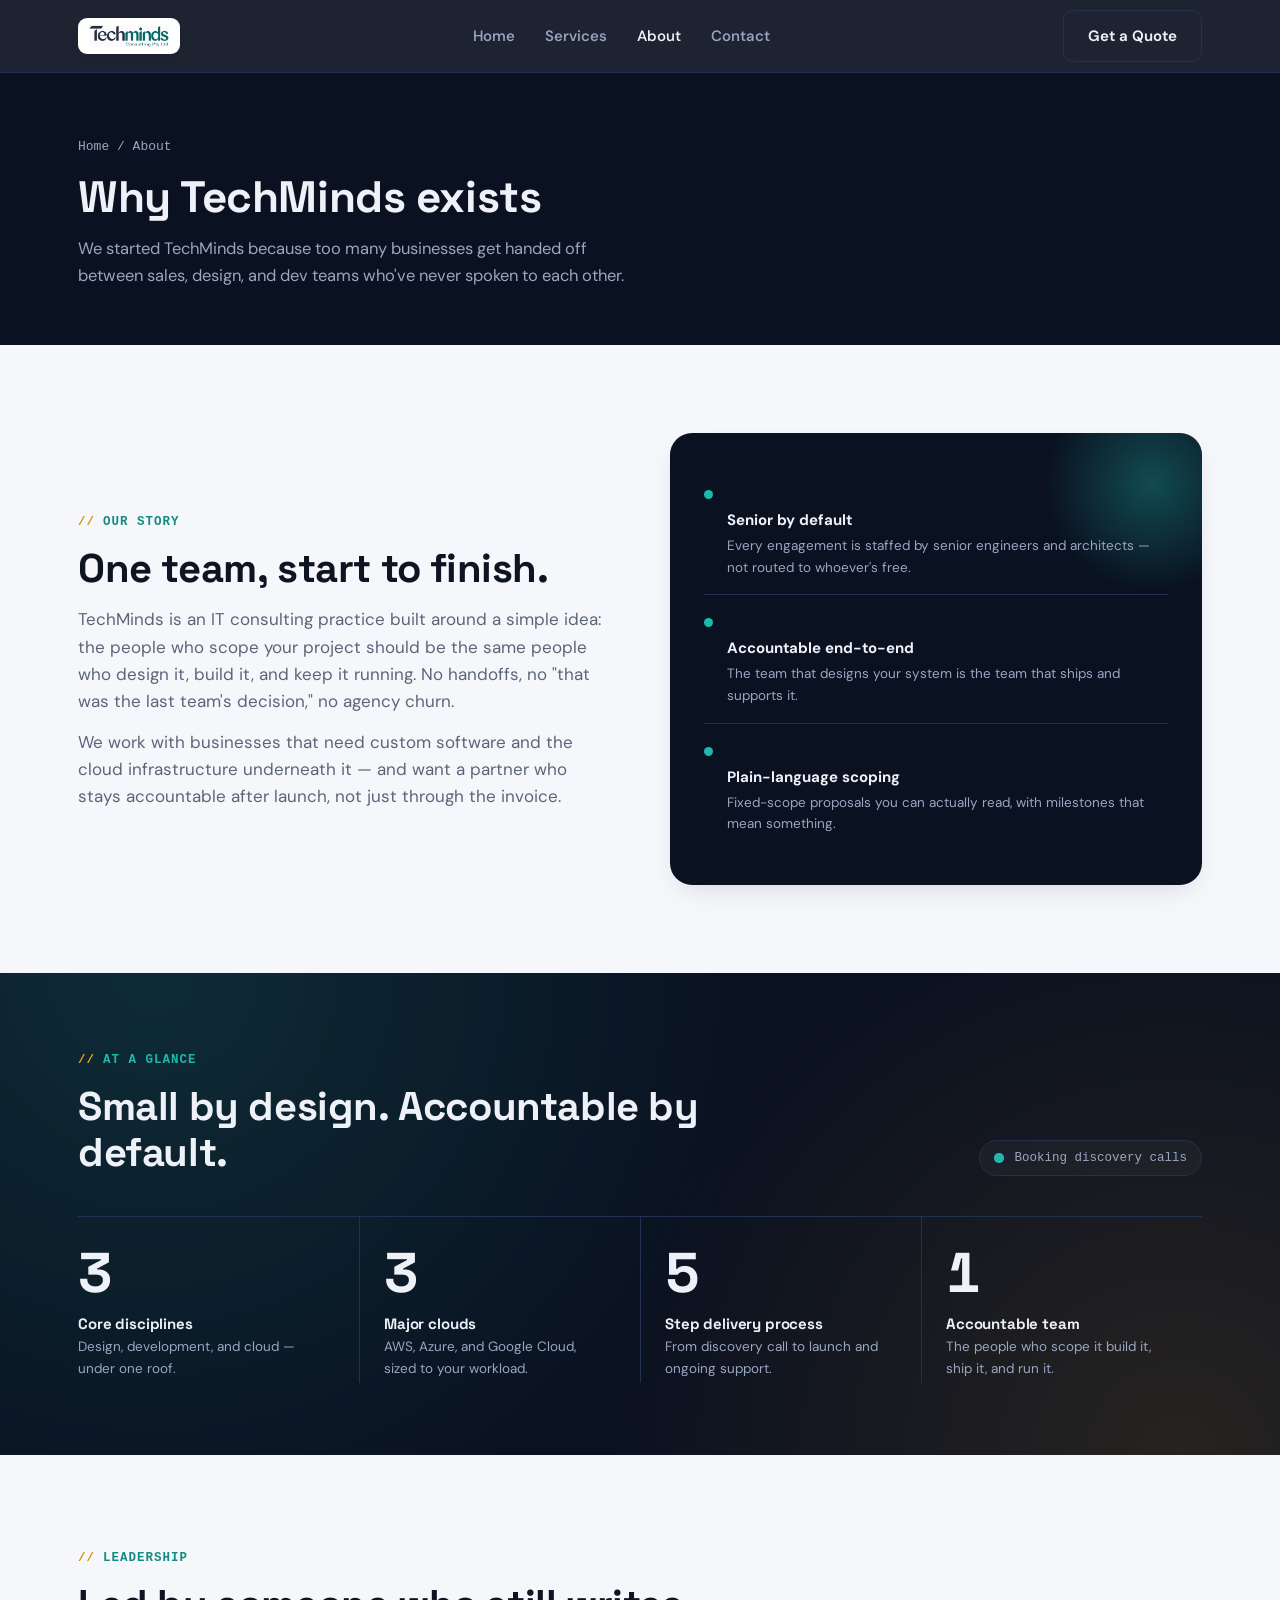
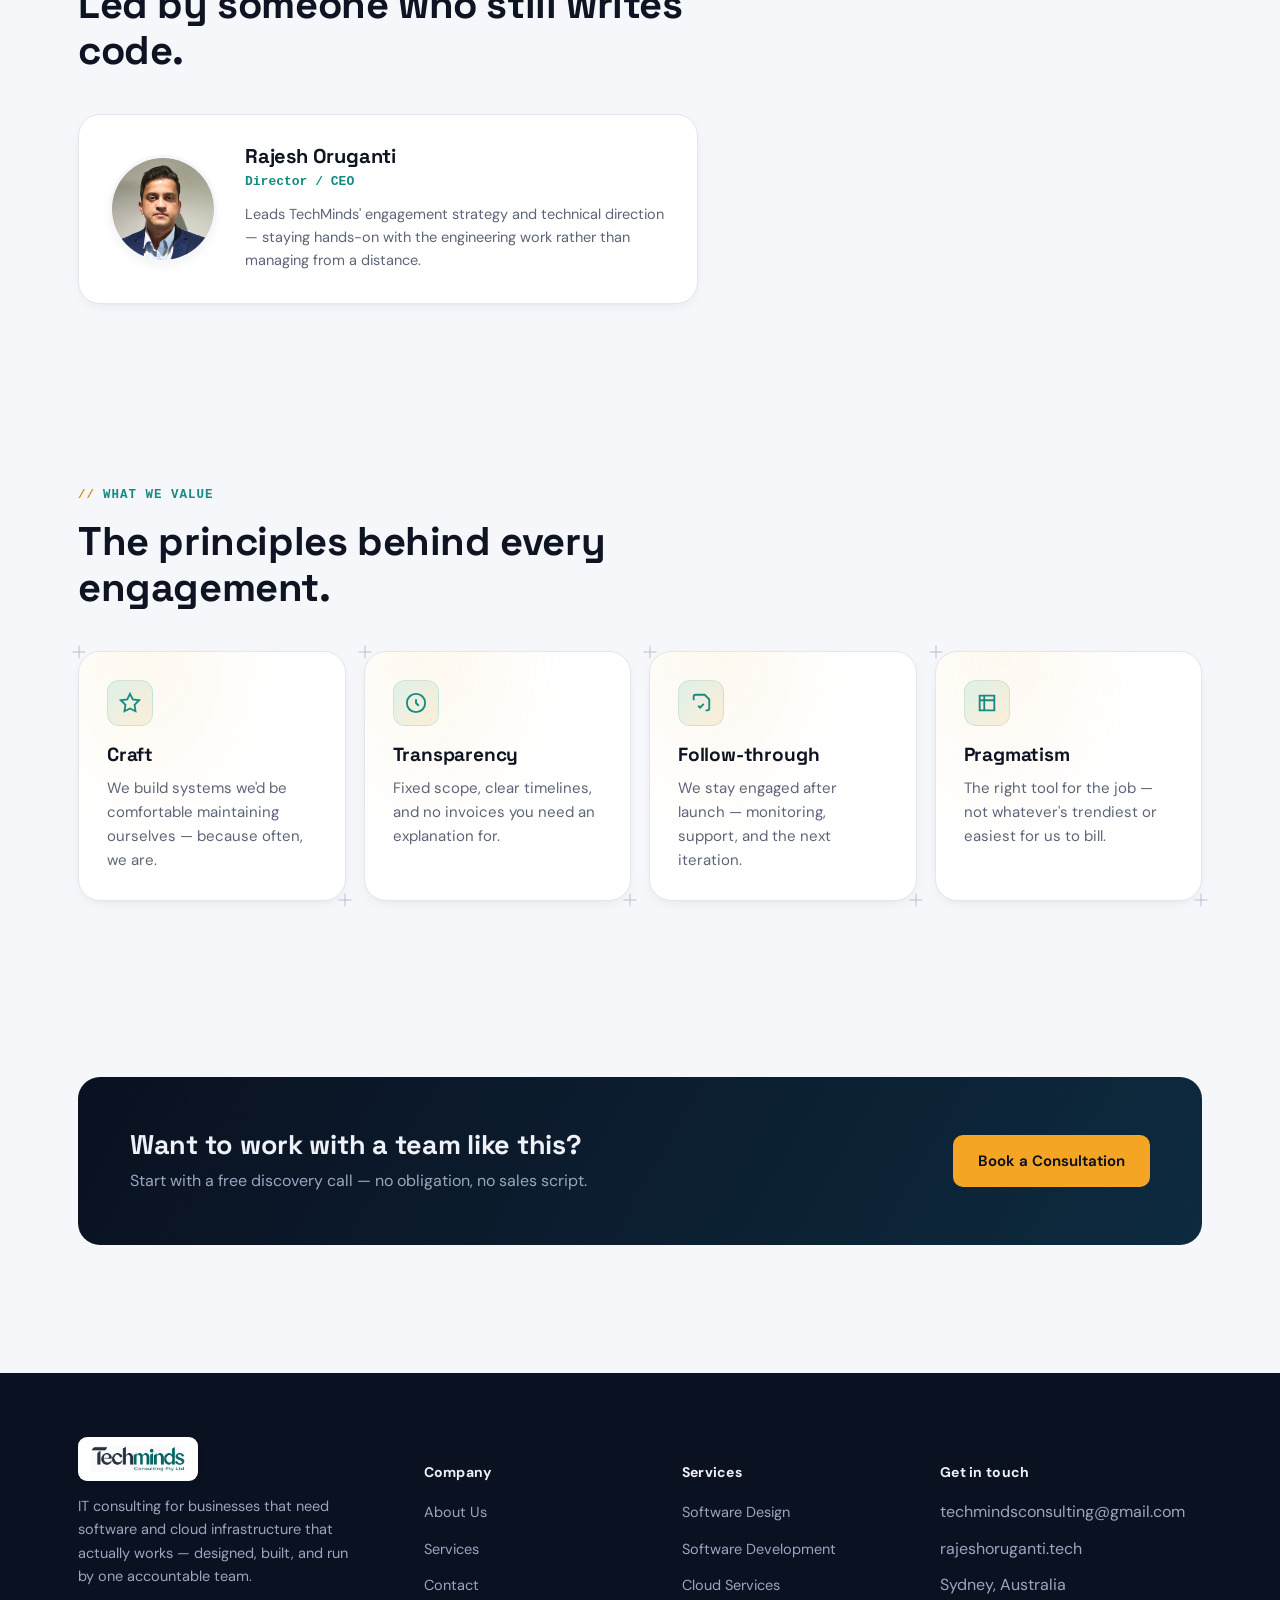
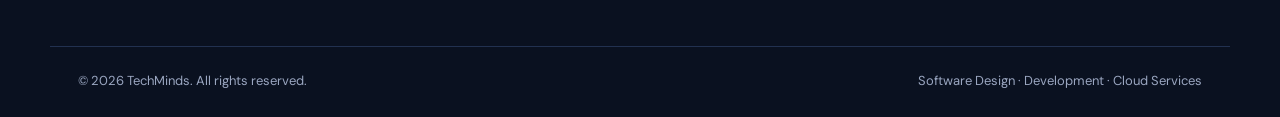
<file: about.html>
<!doctype html>
<html lang="en">
<head>
  <meta charset="utf-8" />
  <meta name="viewport" content="width=device-width, initial-scale=1" />
  <title>About — TechMinds</title>
  <meta name="description" content="TechMinds is an IT consulting firm built around one accountable team for software design, development, and cloud services." />
  <link rel="preconnect" href="https://fonts.googleapis.com" />
  <link rel="preconnect" href="https://fonts.gstatic.com" crossorigin />
  <link href="https://fonts.googleapis.com/css2?family=Space+Grotesk:wght@500;600;700&family=DM+Sans:wght@400;500;700&display=swap" rel="stylesheet" />
  <link rel="stylesheet" href="css/style.css" />
</head>
<body>

  <header class="site-header">
    <div class="header-row">
      <a href="index.html" class="logo"><span class="logo-badge"><img src="assets/logo.png" alt="TechMinds Consulting Pty Ltd" /></span></a>
      <nav class="nav-links">
        <a href="index.html">Home</a>
        <a href="services.html">Services</a>
        <a href="about.html">About</a>
        <a href="contact.html">Contact</a>
      </nav>
      <div class="nav-right">
        <a href="contact.html" class="btn btn-ghost">Get a Quote</a>
        <button class="nav-toggle" aria-label="Toggle menu">☰</button>
      </div>
    </div>
  </header>

  <section class="page-header">
    <div class="container">
      <div class="breadcrumb"><a href="index.html">Home</a> / About</div>
      <h1>Why TechMinds exists</h1>
      <p>We started TechMinds because too many businesses get handed off between sales, design, and dev teams who've never spoken to each other.</p>
    </div>
  </section>

  <section>
    <div class="container split reveal">
      <div>
        <span class="eyebrow">Our Story</span>
        <h2 class="section-title">One team, start to finish.</h2>
        <p class="section-lede">
          TechMinds is an IT consulting practice built around a simple idea: the people who scope your project
          should be the same people who design it, build it, and keep it running. No handoffs, no "that was the
          last team's decision," no agency churn.
        </p>
        <p class="section-lede">
          We work with businesses that need custom software and the cloud infrastructure underneath it — and
          want a partner who stays accountable after launch, not just through the invoice.
        </p>
      </div>
      <div class="visual-card">
        <div class="visual-steps">
          <div class="step"><span class="dot"></span><div><h5>Senior by default</h5><p>Every engagement is staffed by senior engineers and architects — not routed to whoever's free.</p></div></div>
          <div class="step"><span class="dot"></span><div><h5>Accountable end-to-end</h5><p>The team that designs your system is the team that ships and supports it.</p></div></div>
          <div class="step"><span class="dot"></span><div><h5>Plain-language scoping</h5><p>Fixed-scope proposals you can actually read, with milestones that mean something.</p></div></div>
        </div>
      </div>
    </div>
  </section>

  <section class="stats-band on-dark">
    <div class="container reveal">
      <div class="stats-head">
        <div>
          <span class="eyebrow">At a Glance</span>
          <h2 class="section-title">Small by design. Accountable by default.</h2>
        </div>
        <span class="live-pill"><span class="live-dot" aria-hidden="true"></span>Booking discovery calls</span>
      </div>
      <div class="stats-grid">
        <div class="stat"><div class="stat-num" data-count="3">3</div><h4>Core disciplines</h4><p>Design, development, and cloud — under one roof.</p></div>
        <div class="stat"><div class="stat-num" data-count="3">3</div><h4>Major clouds</h4><p>AWS, Azure, and Google Cloud, sized to your workload.</p></div>
        <div class="stat"><div class="stat-num" data-count="5">5</div><h4>Step delivery process</h4><p>From discovery call to launch and ongoing support.</p></div>
        <div class="stat"><div class="stat-num" data-count="1">1</div><h4>Accountable team</h4><p>The people who scope it build it, ship it, and run it.</p></div>
      </div>
    </div>
  </section>

  <section>
    <div class="container reveal">
      <span class="eyebrow">Leadership</span>
      <h2 class="section-title">Led by someone who still writes code.</h2>
      <div class="leader-card">
        <img src="assets/ceo-photo.jpg" alt="Rajesh Oruganti, Director/CEO of TechMinds" />
        <div>
          <h3>Rajesh Oruganti</h3>
          <div class="role">Director / CEO</div>
          <p class="bio">Leads TechMinds' engagement strategy and technical direction — staying hands-on with the engineering work rather than managing from a distance.</p>
        </div>
      </div>
    </div>
  </section>

  <section>
    <div class="container reveal">
      <span class="eyebrow">What We Value</span>
      <h2 class="section-title">The principles behind every engagement.</h2>
      <div class="values-grid">
        <div class="card spotlight crosshair">
          <div class="icon"><svg viewBox="0 0 24 24" fill="none" stroke="currentColor" stroke-width="2"><path d="M12 2l3 6 7 1-5 5 1 7-6-3-6 3 1-7-5-5 7-1z"/></svg></div>
          <h3>Craft</h3>
          <p>We build systems we'd be comfortable maintaining ourselves — because often, we are.</p>
        </div>
        <div class="card spotlight crosshair">
          <div class="icon"><svg viewBox="0 0 24 24" fill="none" stroke="currentColor" stroke-width="2"><path d="M12 8v4l3 3M12 2a10 10 0 100 20 10 10 0 000-20z"/></svg></div>
          <h3>Transparency</h3>
          <p>Fixed scope, clear timelines, and no invoices you need an explanation for.</p>
        </div>
        <div class="card spotlight crosshair">
          <div class="icon"><svg viewBox="0 0 24 24" fill="none" stroke="currentColor" stroke-width="2"><path d="M17 20h2a2 2 0 002-2V8l-5-5H6a2 2 0 00-2 2v4M9 15l2 2 4-4"/></svg></div>
          <h3>Follow-through</h3>
          <p>We stay engaged after launch — monitoring, support, and the next iteration.</p>
        </div>
        <div class="card spotlight crosshair">
          <div class="icon"><svg viewBox="0 0 24 24" fill="none" stroke="currentColor" stroke-width="2"><path d="M4 4h16v16H4V4zM4 9h16M9 4v16"/></svg></div>
          <h3>Pragmatism</h3>
          <p>The right tool for the job — not whatever's trendiest or easiest for us to bill.</p>
        </div>
      </div>
    </div>
  </section>

  <section>
    <div class="container reveal">
      <div class="cta-band">
        <div>
          <h3>Want to work with a team like this?</h3>
          <p>Start with a free discovery call — no obligation, no sales script.</p>
        </div>
        <a href="contact.html" class="btn btn-primary">Book a Consultation</a>
      </div>
    </div>
  </section>

  <footer class="site-footer">
    <div class="container footer-grid">
      <div class="footer-brand">
        <a href="index.html" class="logo"><span class="logo-badge"><img src="assets/logo.png" alt="TechMinds Consulting Pty Ltd" /></span></a>
        <p>IT consulting for businesses that need software and cloud infrastructure that actually works — designed, built, and run by one accountable team.</p>
      </div>
      <div>
        <h5>Company</h5>
        <ul>
          <li><a href="about.html">About Us</a></li>
          <li><a href="services.html">Services</a></li>
          <li><a href="contact.html">Contact</a></li>
        </ul>
      </div>
      <div>
        <h5>Services</h5>
        <ul>
          <li><a href="services.html#software-design">Software Design</a></li>
          <li><a href="services.html#software-development">Software Development</a></li>
          <li><a href="services.html#cloud-services">Cloud Services</a></li>
        </ul>
      </div>
      <div>
        <h5>Get in touch</h5>
        <ul>
          <li>techmindsconsulting@gmail.com</li>
          <li>rajeshoruganti.tech</li>
          <li>Sydney, Australia</li>
        </ul>
      </div>
    </div>
    <div class="container footer-bottom">
      <span>© 2026 TechMinds. All rights reserved.</span>
      <span>Software Design · Development · Cloud Services</span>
    </div>
  </footer>

  <script src="js/main.js"></script>
</body>
</html>
</file>
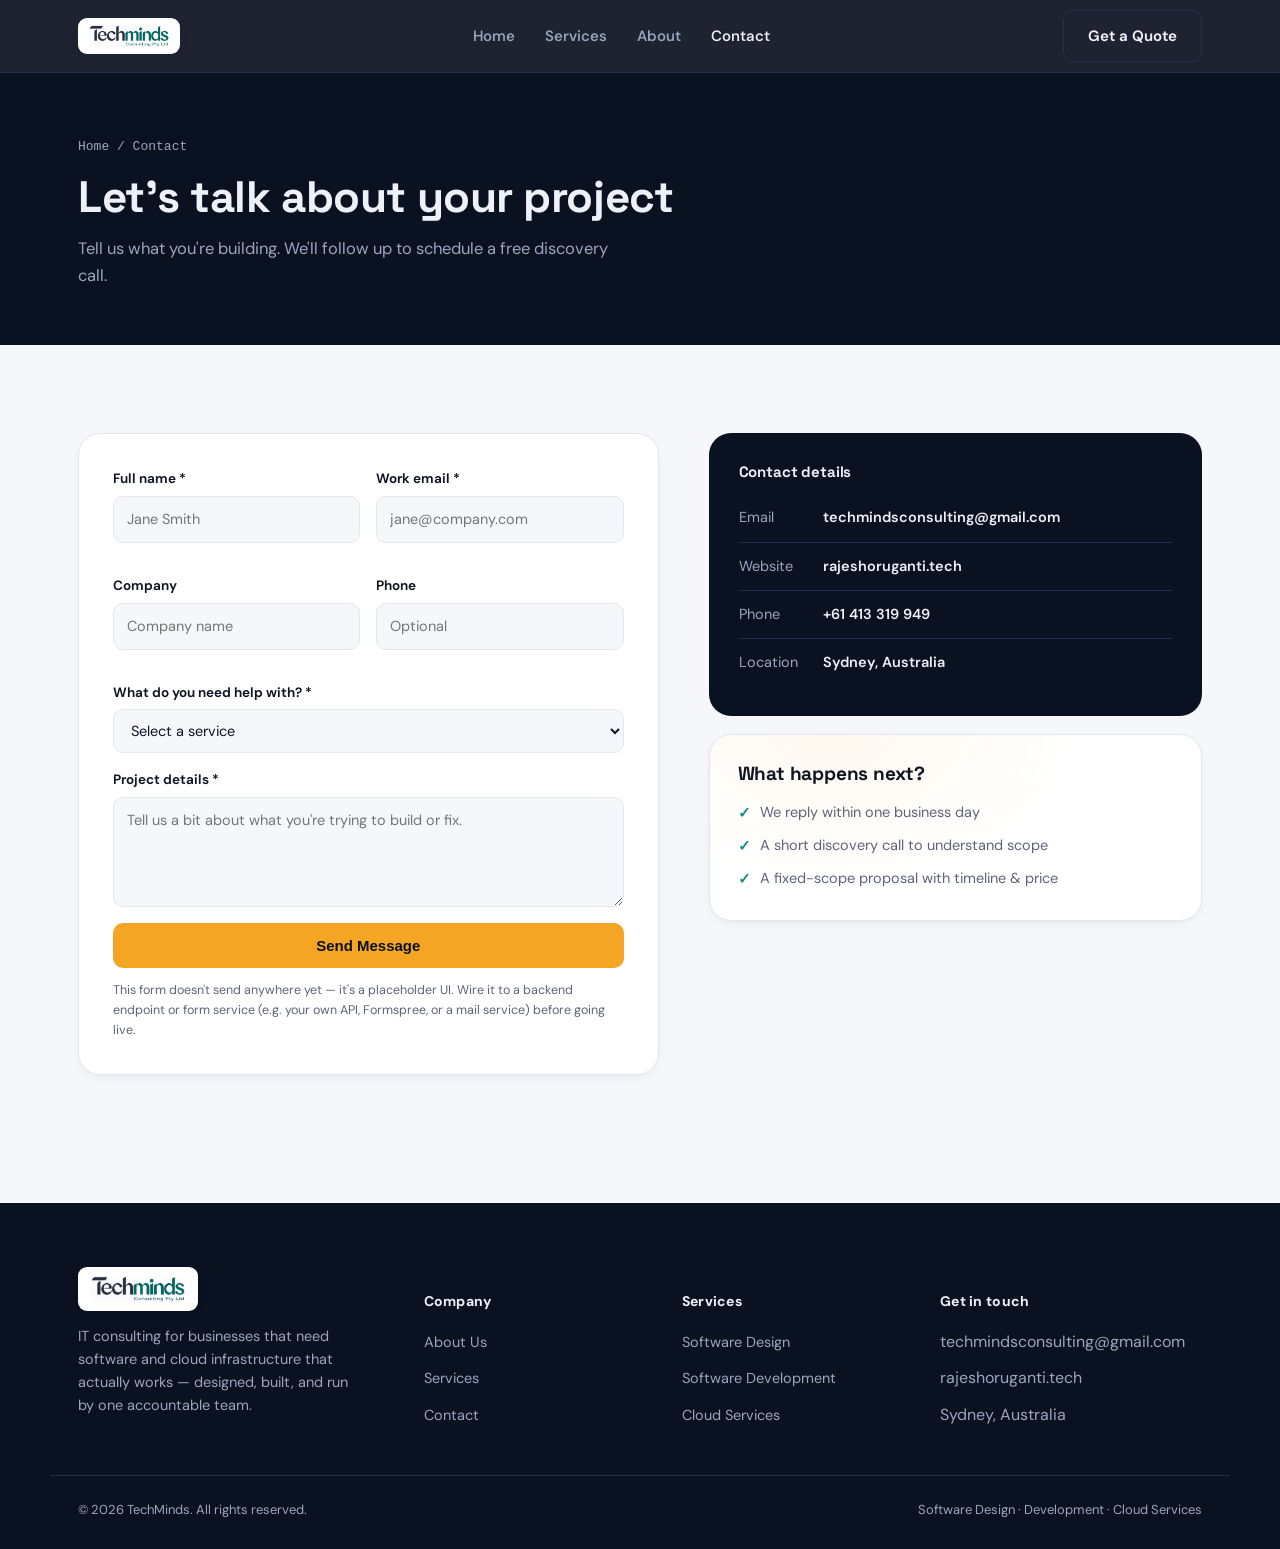
<file: contact.html>
<!doctype html>
<html lang="en">
<head>
  <meta charset="utf-8" />
  <meta name="viewport" content="width=device-width, initial-scale=1" />
  <title>Contact — TechMinds</title>
  <meta name="description" content="Book a consultation with TechMinds for software design, development, or cloud services." />
  <link rel="preconnect" href="https://fonts.googleapis.com" />
  <link rel="preconnect" href="https://fonts.gstatic.com" crossorigin />
  <link href="https://fonts.googleapis.com/css2?family=Space+Grotesk:wght@500;600;700&family=DM+Sans:wght@400;500;700&display=swap" rel="stylesheet" />
  <link rel="stylesheet" href="css/style.css" />
</head>
<body>

  <header class="site-header">
    <div class="header-row">
      <a href="index.html" class="logo"><span class="logo-badge"><img src="assets/logo.png" alt="TechMinds Consulting Pty Ltd" /></span></a>
      <nav class="nav-links">
        <a href="index.html">Home</a>
        <a href="services.html">Services</a>
        <a href="about.html">About</a>
        <a href="contact.html">Contact</a>
      </nav>
      <div class="nav-right">
        <a href="contact.html" class="btn btn-ghost">Get a Quote</a>
        <button class="nav-toggle" aria-label="Toggle menu">☰</button>
      </div>
    </div>
  </header>

  <section class="page-header">
    <div class="container">
      <div class="breadcrumb"><a href="index.html">Home</a> / Contact</div>
      <h1>Let's talk about your project</h1>
      <p>Tell us what you're building. We'll follow up to schedule a free discovery call.</p>
    </div>
  </section>

  <section>
    <div class="container contact-grid">

      <div class="form-card reveal">
        <div id="form-success">✓ Thanks — your message has been received. We'll be in touch shortly.</div>
        <form id="contact-form" novalidate>
          <div class="form-row">
            <div class="field">
              <label for="name">Full name *</label>
              <input id="name" name="name" type="text" required placeholder="Jane Smith" />
            </div>
            <div class="field">
              <label for="email">Work email *</label>
              <input id="email" name="email" type="email" required placeholder="jane@company.com" />
            </div>
          </div>
          <div class="form-row">
            <div class="field">
              <label for="company">Company</label>
              <input id="company" name="company" type="text" placeholder="Company name" />
            </div>
            <div class="field">
              <label for="phone">Phone</label>
              <input id="phone" name="phone" type="tel" placeholder="Optional" />
            </div>
          </div>
          <div class="field">
            <label for="service">What do you need help with? *</label>
            <select id="service" name="service" required>
              <option value="" disabled selected>Select a service</option>
              <option value="software-design">Software Design</option>
              <option value="software-development">Software Development</option>
              <option value="cloud-services">Cloud Services</option>
              <option value="not-sure">Not sure yet</option>
            </select>
          </div>
          <div class="field">
            <label for="message">Project details *</label>
            <textarea id="message" name="message" required placeholder="Tell us a bit about what you're trying to build or fix."></textarea>
          </div>
          <button type="submit" class="btn btn-primary btn-block">Send Message</button>
          <p class="form-note">This form doesn't send anywhere yet — it's a placeholder UI. Wire it to a backend endpoint or form service (e.g. your own API, Formspree, or a mail service) before going live.</p>
        </form>
      </div>

      <div class="reveal">
        <div class="info-card">
          <h4>Contact details</h4>
          <div class="info-row"><span class="k">Email</span><span class="v">techmindsconsulting@gmail.com</span></div>
          <div class="info-row"><span class="k">Website</span><span class="v">rajeshoruganti.tech</span></div>
          <div class="info-row"><span class="k">Phone</span><span class="v">+61 413 319 949</span></div>
          <div class="info-row"><span class="k">Location</span><span class="v">Sydney, Australia</span></div>
        </div>
        <div class="card spotlight">
          <h3>What happens next?</h3>
          <ul class="bullets">
            <li>We reply within one business day</li>
            <li>A short discovery call to understand scope</li>
            <li>A fixed-scope proposal with timeline &amp; price</li>
          </ul>
        </div>
      </div>

    </div>
  </section>

  <footer class="site-footer">
    <div class="container footer-grid">
      <div class="footer-brand">
        <a href="index.html" class="logo"><span class="logo-badge"><img src="assets/logo.png" alt="TechMinds Consulting Pty Ltd" /></span></a>
        <p>IT consulting for businesses that need software and cloud infrastructure that actually works — designed, built, and run by one accountable team.</p>
      </div>
      <div>
        <h5>Company</h5>
        <ul>
          <li><a href="about.html">About Us</a></li>
          <li><a href="services.html">Services</a></li>
          <li><a href="contact.html">Contact</a></li>
        </ul>
      </div>
      <div>
        <h5>Services</h5>
        <ul>
          <li><a href="services.html#software-design">Software Design</a></li>
          <li><a href="services.html#software-development">Software Development</a></li>
          <li><a href="services.html#cloud-services">Cloud Services</a></li>
        </ul>
      </div>
      <div>
        <h5>Get in touch</h5>
        <ul>
          <li>techmindsconsulting@gmail.com</li>
          <li>rajeshoruganti.tech</li>
          <li>Sydney, Australia</li>
        </ul>
      </div>
    </div>
    <div class="container footer-bottom">
      <span>© 2026 TechMinds. All rights reserved.</span>
      <span>Software Design · Development · Cloud Services</span>
    </div>
  </footer>

  <script src="js/main.js"></script>
</body>
</html>
</file>
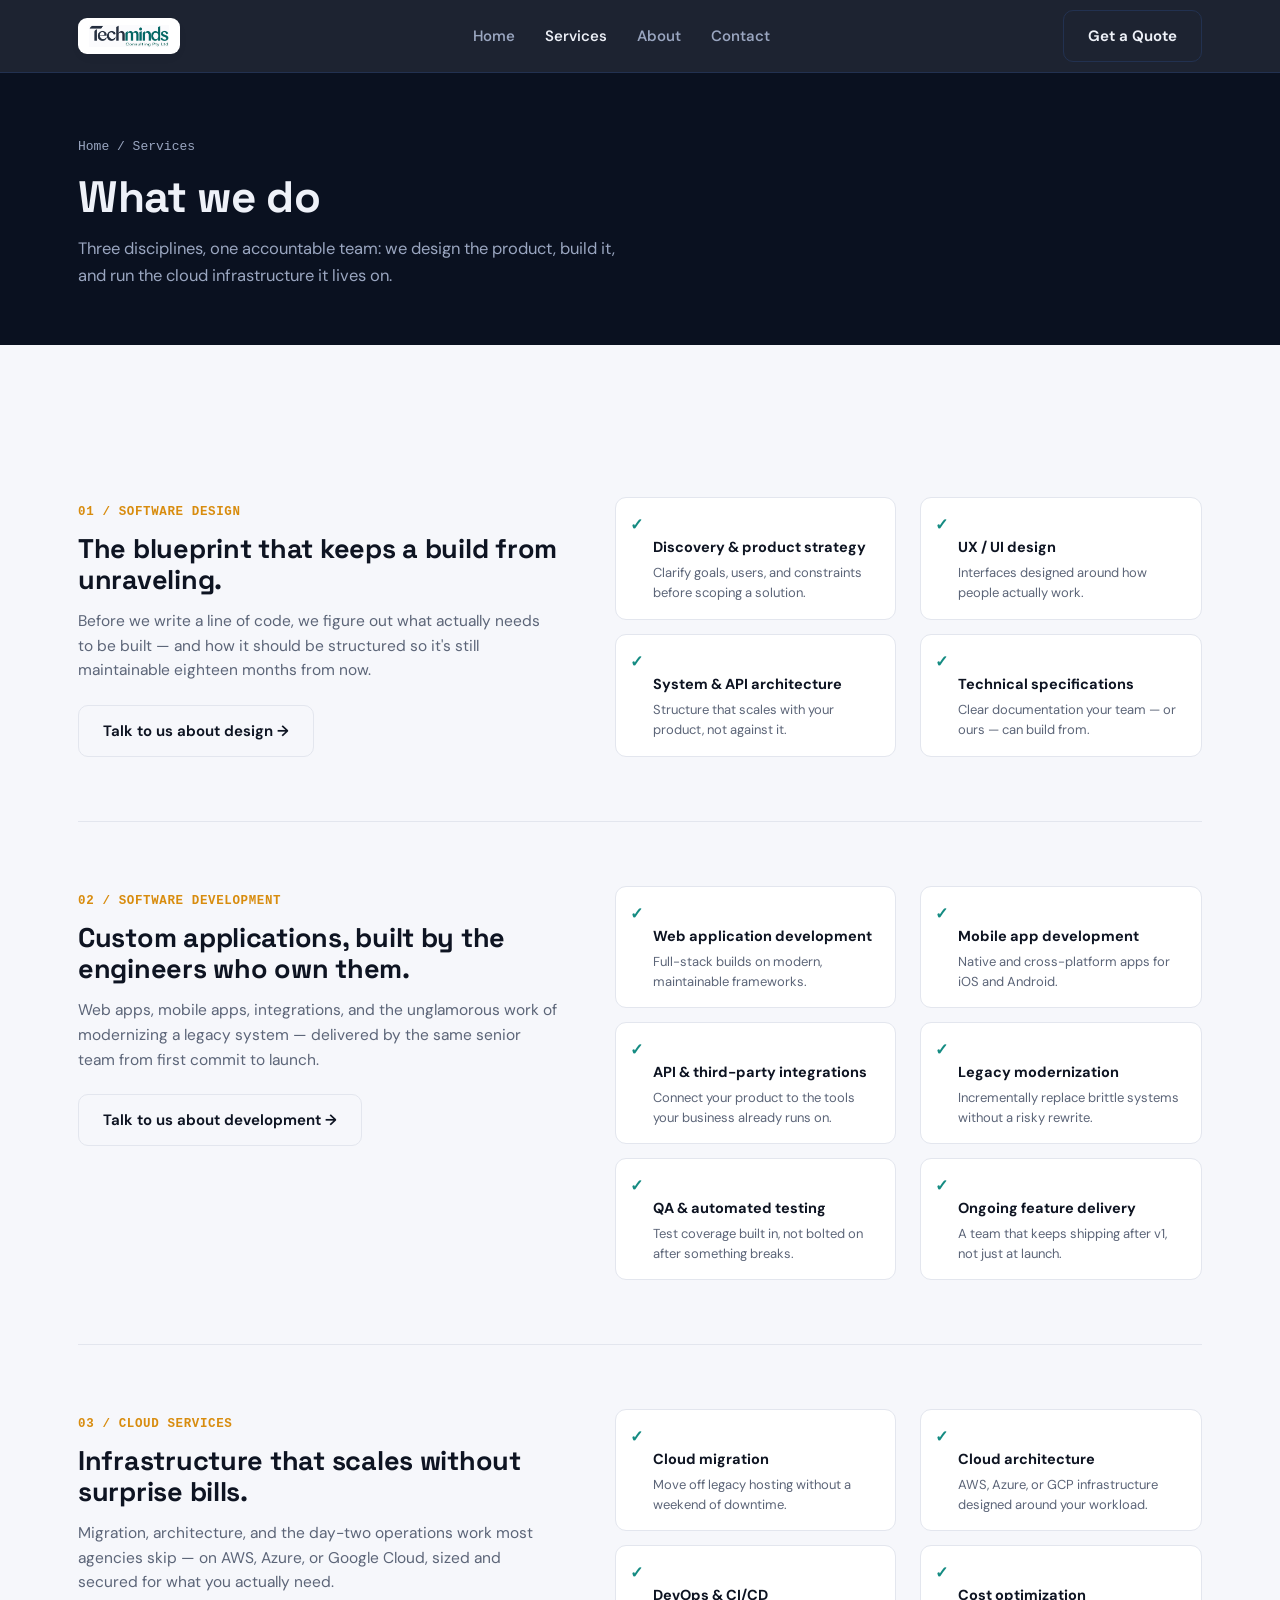
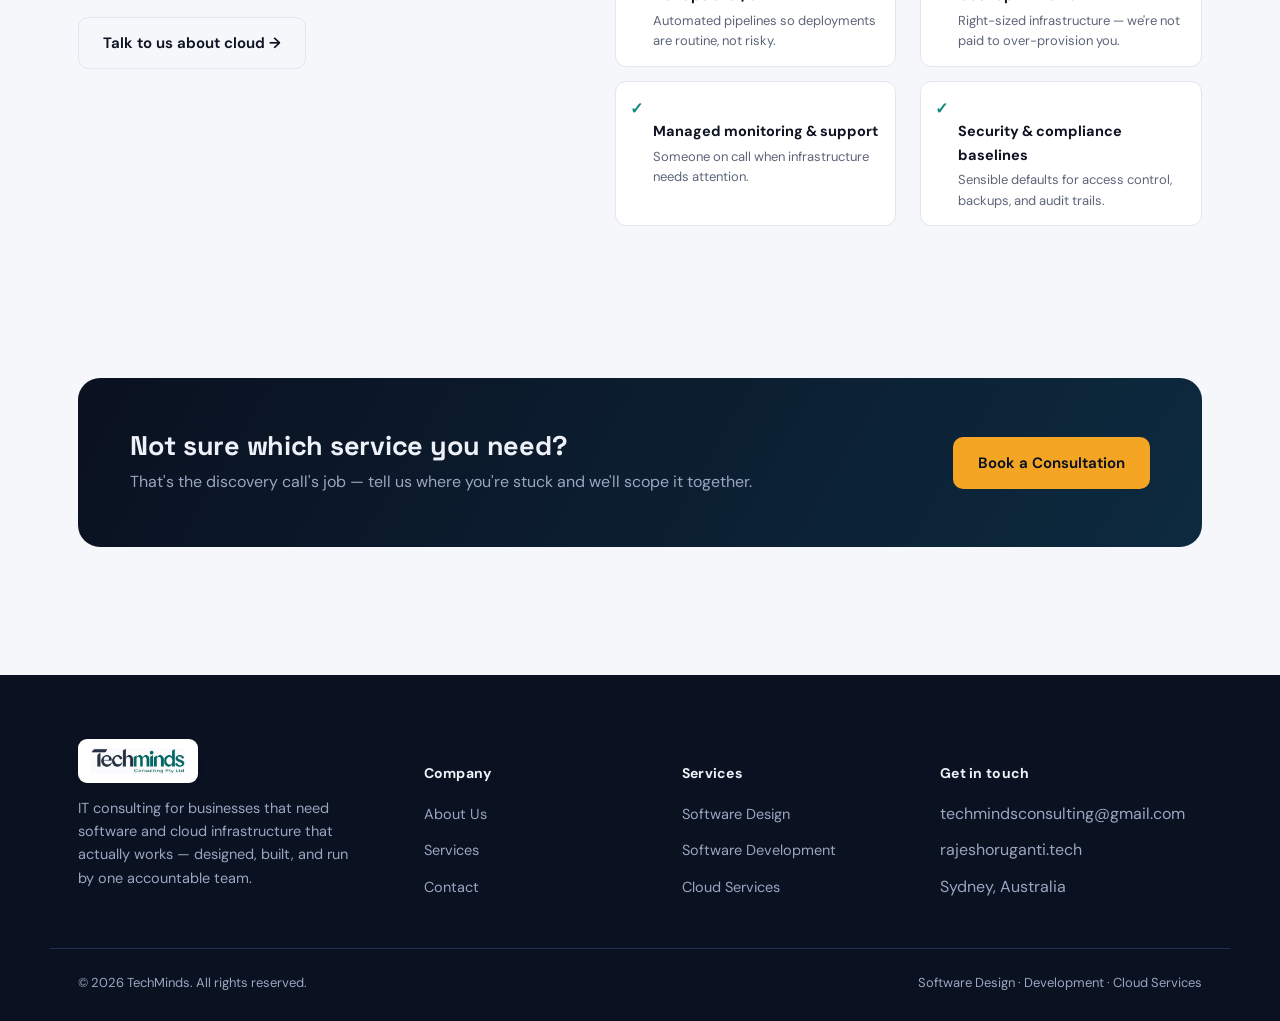
<file: services.html>
<!doctype html>
<html lang="en">
<head>
  <meta charset="utf-8" />
  <meta name="viewport" content="width=device-width, initial-scale=1" />
  <title>Services — TechMinds</title>
  <meta name="description" content="Software design, software development, and cloud services from TechMinds — an IT consulting firm." />
  <link rel="preconnect" href="https://fonts.googleapis.com" />
  <link rel="preconnect" href="https://fonts.gstatic.com" crossorigin />
  <link href="https://fonts.googleapis.com/css2?family=Space+Grotesk:wght@500;600;700&family=DM+Sans:wght@400;500;700&display=swap" rel="stylesheet" />
  <link rel="stylesheet" href="css/style.css" />
</head>
<body>

  <header class="site-header">
    <div class="header-row">
      <a href="index.html" class="logo"><span class="logo-badge"><img src="assets/logo.png" alt="TechMinds Consulting Pty Ltd" /></span></a>
      <nav class="nav-links">
        <a href="index.html">Home</a>
        <a href="services.html">Services</a>
        <a href="about.html">About</a>
        <a href="contact.html">Contact</a>
      </nav>
      <div class="nav-right">
        <a href="contact.html" class="btn btn-ghost">Get a Quote</a>
        <button class="nav-toggle" aria-label="Toggle menu">☰</button>
      </div>
    </div>
  </header>

  <section class="page-header">
    <div class="container">
      <div class="breadcrumb"><a href="index.html">Home</a> / Services</div>
      <h1>What we do</h1>
      <p>Three disciplines, one accountable team: we design the product, build it, and run the cloud infrastructure it lives on.</p>
    </div>
  </section>

  <section style="padding-bottom: 0;">
    <div class="container">

      <div class="service-block" id="software-design">
        <div>
          <span class="tag">01 / SOFTWARE DESIGN</span>
          <h2>The blueprint that keeps a build from unraveling.</h2>
          <p>Before we write a line of code, we figure out what actually needs to be built — and how it should be structured so it's still maintainable eighteen months from now.</p>
          <a href="contact.html" class="btn btn-outline" style="margin-top:22px;">Talk to us about design →</a>
        </div>
        <div class="service-detail-grid">
          <div class="item spotlight"><span class="mk">✓</span><div><h5>Discovery &amp; product strategy</h5><p>Clarify goals, users, and constraints before scoping a solution.</p></div></div>
          <div class="item spotlight"><span class="mk">✓</span><div><h5>UX / UI design</h5><p>Interfaces designed around how people actually work.</p></div></div>
          <div class="item spotlight"><span class="mk">✓</span><div><h5>System &amp; API architecture</h5><p>Structure that scales with your product, not against it.</p></div></div>
          <div class="item spotlight"><span class="mk">✓</span><div><h5>Technical specifications</h5><p>Clear documentation your team — or ours — can build from.</p></div></div>
        </div>
      </div>

      <div class="service-block" id="software-development">
        <div>
          <span class="tag">02 / SOFTWARE DEVELOPMENT</span>
          <h2>Custom applications, built by the engineers who own them.</h2>
          <p>Web apps, mobile apps, integrations, and the unglamorous work of modernizing a legacy system — delivered by the same senior team from first commit to launch.</p>
          <a href="contact.html" class="btn btn-outline" style="margin-top:22px;">Talk to us about development →</a>
        </div>
        <div class="service-detail-grid">
          <div class="item spotlight"><span class="mk">✓</span><div><h5>Web application development</h5><p>Full-stack builds on modern, maintainable frameworks.</p></div></div>
          <div class="item spotlight"><span class="mk">✓</span><div><h5>Mobile app development</h5><p>Native and cross-platform apps for iOS and Android.</p></div></div>
          <div class="item spotlight"><span class="mk">✓</span><div><h5>API &amp; third-party integrations</h5><p>Connect your product to the tools your business already runs on.</p></div></div>
          <div class="item spotlight"><span class="mk">✓</span><div><h5>Legacy modernization</h5><p>Incrementally replace brittle systems without a risky rewrite.</p></div></div>
          <div class="item spotlight"><span class="mk">✓</span><div><h5>QA &amp; automated testing</h5><p>Test coverage built in, not bolted on after something breaks.</p></div></div>
          <div class="item spotlight"><span class="mk">✓</span><div><h5>Ongoing feature delivery</h5><p>A team that keeps shipping after v1, not just at launch.</p></div></div>
        </div>
      </div>

      <div class="service-block" id="cloud-services">
        <div>
          <span class="tag">03 / CLOUD SERVICES</span>
          <h2>Infrastructure that scales without surprise bills.</h2>
          <p>Migration, architecture, and the day-two operations work most agencies skip — on AWS, Azure, or Google Cloud, sized and secured for what you actually need.</p>
          <a href="contact.html" class="btn btn-outline" style="margin-top:22px;">Talk to us about cloud →</a>
        </div>
        <div class="service-detail-grid">
          <div class="item spotlight"><span class="mk">✓</span><div><h5>Cloud migration</h5><p>Move off legacy hosting without a weekend of downtime.</p></div></div>
          <div class="item spotlight"><span class="mk">✓</span><div><h5>Cloud architecture</h5><p>AWS, Azure, or GCP infrastructure designed around your workload.</p></div></div>
          <div class="item spotlight"><span class="mk">✓</span><div><h5>DevOps &amp; CI/CD</h5><p>Automated pipelines so deployments are routine, not risky.</p></div></div>
          <div class="item spotlight"><span class="mk">✓</span><div><h5>Cost optimization</h5><p>Right-sized infrastructure — we're not paid to over-provision you.</p></div></div>
          <div class="item spotlight"><span class="mk">✓</span><div><h5>Managed monitoring &amp; support</h5><p>Someone on call when infrastructure needs attention.</p></div></div>
          <div class="item spotlight"><span class="mk">✓</span><div><h5>Security &amp; compliance baselines</h5><p>Sensible defaults for access control, backups, and audit trails.</p></div></div>
        </div>
      </div>

    </div>
  </section>

  <section>
    <div class="container reveal">
      <div class="cta-band">
        <div>
          <h3>Not sure which service you need?</h3>
          <p>That's the discovery call's job — tell us where you're stuck and we'll scope it together.</p>
        </div>
        <a href="contact.html" class="btn btn-primary">Book a Consultation</a>
      </div>
    </div>
  </section>

  <footer class="site-footer">
    <div class="container footer-grid">
      <div class="footer-brand">
        <a href="index.html" class="logo"><span class="logo-badge"><img src="assets/logo.png" alt="TechMinds Consulting Pty Ltd" /></span></a>
        <p>IT consulting for businesses that need software and cloud infrastructure that actually works — designed, built, and run by one accountable team.</p>
      </div>
      <div>
        <h5>Company</h5>
        <ul>
          <li><a href="about.html">About Us</a></li>
          <li><a href="services.html">Services</a></li>
          <li><a href="contact.html">Contact</a></li>
        </ul>
      </div>
      <div>
        <h5>Services</h5>
        <ul>
          <li><a href="services.html#software-design">Software Design</a></li>
          <li><a href="services.html#software-development">Software Development</a></li>
          <li><a href="services.html#cloud-services">Cloud Services</a></li>
        </ul>
      </div>
      <div>
        <h5>Get in touch</h5>
        <ul>
          <li>techmindsconsulting@gmail.com</li>
          <li>rajeshoruganti.tech</li>
          <li>Sydney, Australia</li>
        </ul>
      </div>
    </div>
    <div class="container footer-bottom">
      <span>© 2026 TechMinds. All rights reserved.</span>
      <span>Software Design · Development · Cloud Services</span>
    </div>
  </footer>

  <script src="js/main.js"></script>
</body>
</html>
</file>
<file: css/style.css>
/* ============================================================
   TechMinds — design system
   Palette: ink navy + cyan/teal accent + amber CTA. Distinctive,
   not the default purple-gradient-on-white template look.
   ============================================================ */

:root {
  --ink: #0a1120;
  --ink-2: #111b30;
  --ink-border: #223150;
  --paper: #f6f7fb;
  --paper-2: #ffffff;
  --border: #e3e6ee;
  --text: #0e1422;
  --text-light: #eef1f8;
  --muted: #5c6578;
  --muted-light: #9aa6c0;
  --accent: #1fb8ac;
  --accent-dark: #148b82;
  --amber: #f5a524;
  --amber-dark: #d88c0e;
  --radius: 14px;
  --radius-lg: 22px;
  --shadow: 0 10px 30px -12px rgba(10, 17, 32, 0.18);
  --shadow-sm: 0 4px 14px -6px rgba(10, 17, 32, 0.12);
  --maxw: 1180px;
  --font: "DM Sans", -apple-system, BlinkMacSystemFont, "Segoe UI", Roboto, "Helvetica Neue", Arial, sans-serif;
  --font-head: "Space Grotesk", var(--font);
  --mono: ui-monospace, SFMono-Regular, "SF Mono", Menlo, Consolas, monospace;
  --focus: 0 0 0 3px rgba(31, 184, 172, 0.45);
}

@media (prefers-reduced-motion: reduce) {
  *, *::before, *::after {
    animation-duration: 0.001ms !important;
    animation-iteration-count: 1 !important;
    transition-duration: 0.001ms !important;
    scroll-behavior: auto !important;
  }
}

:focus-visible {
  outline: none;
  box-shadow: var(--focus);
  border-radius: 6px;
}

* { box-sizing: border-box; }
html { scroll-behavior: smooth; }
body {
  margin: 0;
  font-family: var(--font);
  color: var(--text);
  background: var(--paper);
  -webkit-font-smoothing: antialiased;
  line-height: 1.6;
}
img { max-width: 100%; display: block; }
a { color: inherit; text-decoration: none; }
ul { margin: 0; padding: 0; list-style: none; }
h1, h2, h3, h4 { margin: 0; line-height: 1.15; letter-spacing: -0.01em; font-family: var(--font-head); font-weight: 650; }
p { margin: 0; }
section { padding: 88px 0; }
.container { max-width: var(--maxw); margin: 0 auto; padding: 0 28px; }

.eyebrow {
  display: inline-flex;
  align-items: center;
  gap: 8px;
  font-family: var(--mono);
  font-size: 12.5px;
  letter-spacing: 0.08em;
  text-transform: uppercase;
  color: var(--accent-dark);
  font-weight: 600;
  margin-bottom: 14px;
}
.eyebrow::before { content: "//"; color: var(--amber-dark); }
section.on-dark .eyebrow { color: var(--accent); }
section.on-dark .eyebrow::before { color: var(--amber); }

h2.section-title { font-size: clamp(28px, 3.4vw, 40px); font-weight: 750; max-width: 680px; }
.section-lede { color: var(--muted); font-size: 17px; max-width: 560px; margin-top: 14px; }
section.on-dark .section-lede { color: var(--muted-light); }

.btn {
  display: inline-flex;
  align-items: center;
  gap: 8px;
  padding: 13px 24px;
  border-radius: 10px;
  font-weight: 650;
  font-size: 15px;
  border: 1px solid transparent;
  cursor: pointer;
  transition: transform 0.15s ease, box-shadow 0.15s ease, background 0.15s ease;
}
.btn:hover { transform: translateY(-1px); }
.btn-primary { background: var(--amber); color: var(--ink); }
.btn-primary:hover { background: var(--amber-dark); box-shadow: 0 8px 20px -6px rgba(245, 165, 36, 0.5); }
.btn-ghost { background: transparent; border-color: var(--ink-border); color: var(--text-light); }
.btn-ghost:hover { background: rgba(255, 255, 255, 0.06); }
.btn-outline { background: transparent; border-color: var(--border); color: var(--text); }
.btn-outline:hover { border-color: var(--accent-dark); color: var(--accent-dark); }
.btn-block { width: 100%; justify-content: center; }

/* ---------- Header ---------- */
.site-header {
  position: sticky;
  top: 0;
  z-index: 50;
  background: rgba(10, 17, 32, 0.92);
  backdrop-filter: saturate(140%) blur(10px);
  border-bottom: 1px solid var(--ink-border);
}
.header-row {
  display: flex;
  align-items: center;
  justify-content: space-between;
  height: 72px;
  max-width: var(--maxw);
  margin: 0 auto;
  padding: 0 28px;
}
.logo { display: flex; align-items: center; gap: 10px; color: var(--text-light); font-weight: 750; font-size: 19px; }
.logo-mark {
  width: 32px; height: 32px; border-radius: 9px;
  background: linear-gradient(135deg, var(--accent), var(--amber));
  display: flex; align-items: center; justify-content: center;
  font-family: var(--mono); font-weight: 800; color: var(--ink); font-size: 15px;
  flex-shrink: 0;
}
/* The brand logo file has a light, opaque background (not transparent) and the
   "Tech" half of the wordmark is dark navy text — so it needs a light panel
   behind it to stay legible on the dark header/footer, rather than sitting
   directly on --ink. */
.logo-badge {
  display: inline-flex; align-items: center;
  background: var(--paper-2); border-radius: 9px;
  padding: 7px 11px; box-shadow: var(--shadow-sm);
}
.logo-badge img { height: 22px; width: auto; display: block; }
.footer-brand .logo-badge { padding: 9px 13px; }
.footer-brand .logo-badge img { height: 26px; }
.nav-links { display: flex; align-items: center; gap: 30px; }
.nav-links a { color: var(--muted-light); font-weight: 560; font-size: 15px; transition: color 0.15s ease; }
.nav-links a:hover, .nav-links a.active { color: var(--text-light); }
.nav-right { display: flex; align-items: center; gap: 18px; }
.nav-toggle { display: none; background: none; border: none; color: var(--text-light); font-size: 24px; cursor: pointer; }

@media (max-width: 840px) {
  .nav-links { position: fixed; top: 72px; left: 0; right: 0; background: var(--ink); border-bottom: 1px solid var(--ink-border);
    flex-direction: column; align-items: stretch; gap: 0; padding: 8px 0; transform: translateY(-110%); opacity: 0;
    transition: transform 0.2s ease, opacity 0.2s ease; pointer-events: none; }
  .nav-links.open { transform: translateY(0); opacity: 1; pointer-events: auto; }
  .nav-links a { padding: 14px 28px; border-bottom: 1px solid var(--ink-border); }
  .nav-toggle { display: block; }
  .nav-right .btn-ghost { display: none; }
}

/* ---------- Hero ---------- */
.hero {
  background: radial-gradient(circle at 18% 0%, rgba(31, 184, 172, 0.18), transparent 55%),
              radial-gradient(circle at 85% 20%, rgba(245, 165, 36, 0.14), transparent 50%),
              var(--ink);
  color: var(--text-light);
  padding: 110px 0 100px;
  position: relative;
  overflow: hidden;
}
.hero-grid { display: grid; grid-template-columns: 1.1fr 0.9fr; gap: 56px; align-items: center; }
.hero h1 { font-size: clamp(36px, 5vw, 58px); font-weight: 800; letter-spacing: -0.02em; }
.hero h1 .accent { color: var(--accent); }
.hero p.lede { margin-top: 20px; font-size: 18.5px; color: var(--muted-light); max-width: 540px; }
.hero-cta { display: flex; gap: 14px; margin-top: 34px; flex-wrap: wrap; }
.hero-stats { display: flex; gap: 34px; margin-top: 48px; flex-wrap: wrap; }
.hero-stats div strong { display: block; font-size: 24px; color: var(--text-light); font-family: var(--mono); }
.hero-stats div span { font-size: 13px; color: var(--muted-light); }

.hero-panel {
  background: var(--ink-2);
  border: 1px solid var(--ink-border);
  border-radius: var(--radius-lg);
  padding: 26px;
  box-shadow: var(--shadow);
}
.hero-panel .panel-head { display: flex; gap: 8px; margin-bottom: 18px; }
.hero-panel .panel-head span { width: 11px; height: 11px; border-radius: 50%; background: var(--ink-border); }
.hero-panel .panel-head span:nth-child(1) { background: #ff6b6b; }
.hero-panel .panel-head span:nth-child(2) { background: var(--amber); }
.hero-panel .panel-head span:nth-child(3) { background: var(--accent); }
.hero-panel code { font-family: var(--mono); font-size: 13.5px; color: var(--muted-light); display: block; margin-bottom: 7px; white-space: pre-wrap; }
.hero-panel code b { color: var(--accent); font-weight: 600; }
.hero-panel code .s { color: var(--amber); }

@media (max-width: 900px) {
  .hero-grid { grid-template-columns: 1fr; }
  .hero-panel { order: -1; }
  .hero-visual { order: -1; aspect-ratio: 16 / 11; }
}

/* ---------- Hero 3D visual ---------- */
.hero-visual {
  position: relative;
  aspect-ratio: 1 / 1;
  border-radius: var(--radius-lg);
  overflow: hidden;
  background: var(--ink-2);
  border: 1px solid var(--ink-border);
  box-shadow: var(--shadow);
}
.hero-visual-fallback {
  position: absolute;
  inset: 0;
  background:
    radial-gradient(circle at 30% 25%, rgba(31, 184, 172, 0.5), transparent 55%),
    radial-gradient(circle at 75% 70%, rgba(245, 165, 36, 0.4), transparent 50%),
    var(--ink-2);
  transition: opacity 0.6s ease;
}
.hero-visual-fallback.hidden { opacity: 0; }
#hero-3d-canvas {
  position: absolute;
  inset: 0;
  width: 100%;
  height: 100%;
  display: block;
  opacity: 0;
  transition: opacity 0.6s ease;
}
#hero-3d-canvas.loaded { opacity: 1; }

/* ---------- Logo strip ---------- */
.logo-strip { background: var(--paper-2); border-bottom: 1px solid var(--border); padding: 30px 0; }
.logo-strip .container { display: flex; align-items: center; justify-content: space-between; gap: 24px; flex-wrap: wrap; }
.logo-strip .label { font-size: 13px; color: var(--muted); font-weight: 600; letter-spacing: 0.03em; }
.chip-row { display: flex; gap: 10px; flex-wrap: wrap; }
.chip {
  font-family: var(--mono); font-size: 12.5px; font-weight: 600; color: var(--muted);
  border: 1px solid var(--border); border-radius: 999px; padding: 6px 13px; background: var(--paper);
}

/* ---------- Cards / grids ---------- */
.card-grid { display: grid; grid-template-columns: repeat(3, 1fr); gap: 22px; margin-top: 44px; }
@media (max-width: 900px) { .card-grid { grid-template-columns: 1fr; } }
.card {
  background: var(--paper-2); border: 1px solid var(--border); border-radius: var(--radius-lg);
  padding: 28px; box-shadow: var(--shadow-sm); transition: transform 0.2s ease, box-shadow 0.2s ease;
}
.card:hover { transform: translateY(-3px); box-shadow: var(--shadow); }
.card .icon {
  width: 46px; height: 46px; border-radius: 12px; display: flex; align-items: center; justify-content: center;
  background: linear-gradient(135deg, rgba(31,184,172,0.14), rgba(245,165,36,0.14)); color: var(--accent-dark); margin-bottom: 18px;
}
.card .icon svg { width: 22px; height: 22px; }
.card h3 { font-size: 19px; font-weight: 700; margin-bottom: 10px; }
.card p { color: var(--muted); font-size: 15px; }
.card .more { display: inline-flex; align-items: center; gap: 6px; margin-top: 16px; font-weight: 650; font-size: 14px; color: var(--accent-dark); }
.card ul.bullets { margin-top: 16px; display: flex; flex-direction: column; gap: 9px; }
.card ul.bullets li { font-size: 14.5px; color: var(--muted); display: flex; gap: 9px; align-items: flex-start; }
.card ul.bullets li::before { content: "✓"; color: var(--accent-dark); font-weight: 800; flex-shrink: 0; margin-top: 1px; }

/* ---------- Split sections ---------- */
.split { display: grid; grid-template-columns: 1fr 1fr; gap: 60px; align-items: center; }
@media (max-width: 900px) { .split { grid-template-columns: 1fr; gap: 36px; } }
.value-list { display: flex; flex-direction: column; gap: 22px; margin-top: 30px; }
.value-item { display: flex; gap: 16px; }
.value-item .num {
  font-family: var(--mono); font-weight: 800; font-size: 14px; color: var(--accent-dark);
  width: 34px; height: 34px; border-radius: 9px; background: rgba(31, 184, 172, 0.1);
  display: flex; align-items: center; justify-content: center; flex-shrink: 0;
}
.value-item h4 { font-size: 16.5px; font-weight: 700; margin-bottom: 4px; }
.value-item p { color: var(--muted); font-size: 14.5px; }

.visual-card {
  background: var(--ink); border-radius: var(--radius-lg); padding: 34px; color: var(--text-light);
  box-shadow: var(--shadow); position: relative; overflow: hidden;
}
.visual-card::after {
  content: ""; position: absolute; width: 220px; height: 220px; border-radius: 50%;
  background: radial-gradient(circle, rgba(31,184,172,0.35), transparent 70%); top: -60px; right: -60px;
}
.visual-steps { display: flex; flex-direction: column; gap: 0; position: relative; z-index: 1; }
.visual-steps .step { display: flex; gap: 14px; padding: 16px 0; border-bottom: 1px solid var(--ink-border); }
.visual-steps .step:last-child { border-bottom: none; }
.visual-steps .step .dot { width: 9px; height: 9px; border-radius: 50%; background: var(--accent); margin-top: 7px; flex-shrink: 0; }
.visual-steps .step h5 { font-size: 15px; font-weight: 700; margin-bottom: 3px; }
.visual-steps .step p { font-size: 13.5px; color: var(--muted-light); }

/* ---------- Process ---------- */
.process-grid { display: grid; grid-template-columns: repeat(5, 1fr); gap: 18px; margin-top: 46px; }
@media (max-width: 1000px) { .process-grid { grid-template-columns: repeat(2, 1fr); } }
@media (max-width: 560px) { .process-grid { grid-template-columns: 1fr; } }
.process-step { position: relative; padding: 24px 20px 20px; background: var(--paper-2); border: 1px solid var(--border); border-radius: var(--radius); }
.process-step .pnum { font-family: var(--mono); font-weight: 800; color: var(--amber-dark); font-size: 13px; margin-bottom: 10px; }
.process-step h4 { font-size: 15.5px; font-weight: 700; margin-bottom: 6px; }
.process-step p { font-size: 13.5px; color: var(--muted); }

/* ---------- CTA band ---------- */
.cta-band {
  background: linear-gradient(120deg, var(--ink) 0%, #0d2a3f 100%);
  color: var(--text-light); border-radius: var(--radius-lg); padding: 52px;
  display: flex; align-items: center; justify-content: space-between; gap: 28px; flex-wrap: wrap;
}
.cta-band h3 { font-size: 27px; font-weight: 750; max-width: 480px; }
.cta-band p { color: var(--muted-light); margin-top: 8px; }

/* ---------- Footer ---------- */
.site-footer { background: var(--ink); color: var(--muted-light); padding: 64px 0 28px; margin-top: 40px; }
.footer-grid { display: grid; grid-template-columns: 1.4fr 1fr 1fr 1.2fr; gap: 40px; }
@media (max-width: 800px) { .footer-grid { grid-template-columns: 1fr 1fr; } }
@media (max-width: 520px) { .footer-grid { grid-template-columns: 1fr; } }
.footer-grid h5 { color: var(--text-light); font-size: 14px; font-weight: 700; margin-bottom: 16px; letter-spacing: 0.02em; }
.footer-grid ul { display: flex; flex-direction: column; gap: 11px; }
.footer-grid ul a { font-size: 14.5px; color: var(--muted-light); }
.footer-grid ul a:hover { color: var(--text-light); }
.footer-brand p { font-size: 14.5px; margin-top: 14px; max-width: 280px; color: var(--muted-light); }
.footer-bottom { border-top: 1px solid var(--ink-border); margin-top: 48px; padding-top: 24px; display: flex; justify-content: space-between; flex-wrap: wrap; gap: 10px; font-size: 13px; }

/* ---------- Page header (sub-pages) ---------- */
.page-header { background: var(--ink); color: var(--text-light); padding: 64px 0 56px; }
.page-header h1 { font-size: clamp(30px, 4vw, 44px); font-weight: 800; }
.page-header p { color: var(--muted-light); margin-top: 14px; max-width: 560px; font-size: 16.5px; }
.breadcrumb { font-family: var(--mono); font-size: 13px; color: var(--muted-light); margin-bottom: 14px; }
.breadcrumb a:hover { color: var(--accent); }

/* ---------- Service detail blocks ---------- */
.service-block { padding: 64px 0; border-bottom: 1px solid var(--border); display: grid; grid-template-columns: 0.9fr 1.1fr; gap: 56px; }
.service-block:last-child { border-bottom: none; }
@media (max-width: 860px) { .service-block { grid-template-columns: 1fr; gap: 28px; } }
.service-block .tag { font-family: var(--mono); font-size: 12.5px; color: var(--amber-dark); font-weight: 700; letter-spacing: 0.05em; }
.service-block h2 { font-size: 27px; font-weight: 750; margin-top: 10px; }
.service-block > div:first-child > p { color: var(--muted); margin-top: 14px; font-size: 15.5px; }
.service-detail-grid { display: grid; grid-template-columns: 1fr 1fr; gap: 14px 24px; }
@media (max-width: 560px) { .service-detail-grid { grid-template-columns: 1fr; } }
.service-detail-grid .item { display: flex; gap: 10px; align-items: flex-start; padding: 14px; background: var(--paper-2); border: 1px solid var(--border); border-radius: 11px; }
.service-detail-grid .item .mk { color: var(--accent-dark); font-weight: 800; flex-shrink: 0; }
.service-detail-grid .item h5 { font-size: 14.5px; font-weight: 700; margin-bottom: 3px; }
.service-detail-grid .item p { font-size: 13px; color: var(--muted); }

/* ---------- About page ---------- */
.values-grid { display: grid; grid-template-columns: repeat(4, 1fr); gap: 18px; margin-top: 40px; }
@media (max-width: 900px) { .values-grid { grid-template-columns: repeat(2, 1fr); } }
@media (max-width: 560px) { .values-grid { grid-template-columns: 1fr; } }

.leader-card {
  display: flex; align-items: center; gap: 28px; background: var(--paper-2);
  border: 1px solid var(--border); border-radius: var(--radius-lg); padding: 30px;
  box-shadow: var(--shadow-sm); max-width: 620px; margin-top: 40px;
}
.leader-card img {
  width: 108px; height: 108px; border-radius: 50%; object-fit: cover;
  border: 3px solid var(--paper); box-shadow: var(--shadow-sm); flex-shrink: 0;
}
.leader-card h3 { font-size: 20px; font-weight: 750; }
.leader-card .role { font-family: var(--mono); font-size: 13px; color: var(--accent-dark); font-weight: 650; margin-top: 4px; }
.leader-card p.bio { color: var(--muted); font-size: 14.5px; margin-top: 10px; }
@media (max-width: 560px) { .leader-card { flex-direction: column; text-align: center; } }

/* ---------- Contact page ---------- */
.contact-grid { display: grid; grid-template-columns: 1fr 0.85fr; gap: 50px; align-items: flex-start; }
@media (max-width: 900px) { .contact-grid { grid-template-columns: 1fr; } }
.form-card { background: var(--paper-2); border: 1px solid var(--border); border-radius: var(--radius-lg); padding: 34px; box-shadow: var(--shadow-sm); }
.form-row { display: grid; grid-template-columns: 1fr 1fr; gap: 16px; margin-bottom: 16px; }
@media (max-width: 560px) { .form-row { grid-template-columns: 1fr; } }
.field { display: flex; flex-direction: column; gap: 6px; margin-bottom: 16px; }
.field label { font-size: 13.5px; font-weight: 650; color: var(--text); }
.field input, .field select, .field textarea {
  border: 1px solid var(--border); border-radius: 10px; padding: 11px 13px; font: inherit; font-size: 14.5px;
  background: var(--paper); color: var(--text);
}
.field input:focus, .field select:focus, .field textarea:focus { outline: none; border-color: var(--accent-dark); background: var(--paper-2); }
.field textarea { resize: vertical; min-height: 110px; }
.form-note { font-size: 12.5px; color: var(--muted); margin-top: 12px; }
#form-success { display: none; background: rgba(31,184,172,0.1); border: 1px solid var(--accent); color: var(--accent-dark); border-radius: 10px; padding: 14px 16px; font-size: 14.5px; font-weight: 600; margin-bottom: 18px; }
#form-success.show { display: block; }

.info-card { background: var(--ink); color: var(--text-light); border-radius: var(--radius-lg); padding: 30px; margin-bottom: 18px; }
.info-card h4 { font-size: 15px; font-weight: 700; margin-bottom: 14px; }
.info-row { display: flex; gap: 12px; padding: 12px 0; border-bottom: 1px solid var(--ink-border); font-size: 14.5px; }
.info-row:last-child { border-bottom: none; }
.info-row .k { color: var(--muted-light); min-width: 72px; }
.info-row .v { font-weight: 600; }
.placeholder-note { font-size: 11.5px; color: var(--muted-light); font-style: italic; }

/* ---------- reveal-on-scroll ---------- */
.reveal { opacity: 0; transform: translateY(12px); transition: opacity 0.35s cubic-bezier(0.22, 1, 0.36, 1), transform 0.35s cubic-bezier(0.22, 1, 0.36, 1); }
.reveal.in { opacity: 1; transform: translateY(0); }

/* ---------- Spotlight cards ----------
   Adapted from 21st.dev "Feature Grid Spotlight Cards" (feature-08, Hirael, MIT):
   a radial spotlight that follows the pointer (--mx/--my set in main.js), a
   soft warm glow at the top edge, and corner crosshair "survey marks". */
.spotlight { position: relative; isolation: isolate; }
.spotlight::before {
  content: ""; position: absolute; inset: 0; z-index: -1; border-radius: inherit; pointer-events: none;
  background: radial-gradient(circle 220px at var(--mx, 50%) var(--my, 0%), rgba(31, 184, 172, 0.13), transparent 70%);
  opacity: 0; transition: opacity 0.3s ease;
}
.spotlight:hover::before { opacity: 1; }
.spotlight:hover { border-color: rgba(31, 184, 172, 0.45); }

.card.spotlight {
  background:
    radial-gradient(50% 80% at 25% 0%, rgba(245, 165, 36, 0.07), transparent),
    var(--paper-2);
}
.card.spotlight .icon {
  border: 1px solid rgba(31, 184, 172, 0.18);
  transition: border-color 0.3s ease, transform 0.3s cubic-bezier(0.22, 1, 0.36, 1);
}
.card.spotlight:hover .icon { border-color: rgba(245, 165, 36, 0.55); transform: translateY(-2px); }
.card .more { transition: gap 0.2s ease; }
.card .more:hover { gap: 10px; }

/* Corner crosshairs, drawn half outside the card edge */
.crosshair::after {
  content: ""; position: absolute; inset: -7px; pointer-events: none;
  background:
    url("data:image/svg+xml,%3Csvg xmlns='http://www.w3.org/2000/svg' viewBox='0 0 14 14' fill='none' stroke='%239aa6c0' stroke-width='1' stroke-linecap='round'%3E%3Cpath d='M1 7h12M7 1v12'/%3E%3C/svg%3E") top left / 14px no-repeat,
    url("data:image/svg+xml,%3Csvg xmlns='http://www.w3.org/2000/svg' viewBox='0 0 14 14' fill='none' stroke='%239aa6c0' stroke-width='1' stroke-linecap='round'%3E%3Cpath d='M1 7h12M7 1v12'/%3E%3C/svg%3E") bottom right / 14px no-repeat;
  opacity: 0.7; transition: opacity 0.3s ease;
}
.crosshair:hover::after { opacity: 1; }

.process-step.spotlight, .service-detail-grid .item.spotlight { transition: border-color 0.3s ease, transform 0.2s ease; }
.process-step.spotlight:hover, .service-detail-grid .item.spotlight:hover { transform: translateY(-2px); }

/* "Why us" value rows: quiet hover state that echoes the spotlight cards */
.value-item { padding: 10px 12px; margin: -10px -12px; border-radius: 12px; transition: background 0.2s ease; }
.value-item:hover { background: rgba(31, 184, 172, 0.06); }
.value-item .num { transition: background 0.2s ease, color 0.2s ease; }
.value-item:hover .num { background: var(--accent); color: var(--ink); }

/* ---------- Stats band ----------
   Adapted from 21st.dev "Number Ticker Real-Time Metrics Counter"
   (number-ticker-05, shadcnspace): large tabular numerals that count up
   on reveal, plus a pinging "live" status dot. */
.stats-band { background: var(--ink); color: var(--text-light); position: relative; overflow: hidden; padding: 72px 0; }
.stats-band::before {
  content: ""; position: absolute; inset: 0; pointer-events: none;
  background: radial-gradient(circle at 12% 0%, rgba(31, 184, 172, 0.16), transparent 50%),
              radial-gradient(circle at 92% 100%, rgba(245, 165, 36, 0.12), transparent 45%);
}
.stats-band .container { position: relative; }
.stats-head { display: flex; justify-content: space-between; align-items: flex-end; gap: 20px; flex-wrap: wrap; }
.live-pill {
  display: inline-flex; align-items: center; gap: 10px; padding: 7px 14px; border-radius: 999px;
  border: 1px solid var(--ink-border); background: rgba(255, 255, 255, 0.03);
  font-family: var(--mono); font-size: 12.5px; color: var(--muted-light);
}
.live-dot { position: relative; display: inline-flex; width: 10px; height: 10px; }
.live-dot::before, .live-dot::after { content: ""; position: absolute; inset: 0; border-radius: 50%; background: var(--accent); }
.live-dot::before { animation: ping 1.6s cubic-bezier(0, 0, 0.2, 1) infinite; opacity: 0.7; }
@keyframes ping { 75%, 100% { transform: scale(2.2); opacity: 0; } }

.stats-grid { display: grid; grid-template-columns: repeat(4, 1fr); margin-top: 40px; border-top: 1px solid var(--ink-border); }
@media (max-width: 860px) { .stats-grid { grid-template-columns: repeat(2, 1fr); } }
.stat { padding: 28px 24px 4px 0; }
.stat + .stat { padding-left: 24px; border-left: 1px solid var(--ink-border); }
@media (max-width: 860px) {
  .stat:nth-child(3) { padding-left: 0; border-left: none; }
}
.stat-num {
  font-family: var(--font-head); font-weight: 700; font-size: clamp(40px, 5vw, 56px); line-height: 1;
  font-variant-numeric: tabular-nums; letter-spacing: -0.02em;
  background: linear-gradient(135deg, var(--text-light) 30%, var(--accent));
  -webkit-background-clip: text; background-clip: text; color: transparent;
}
.stat h4 { font-size: 15px; font-weight: 700; margin-top: 14px; }
.stat p { font-size: 13.5px; color: var(--muted-light); margin-top: 4px; max-width: 220px; }
</file>
